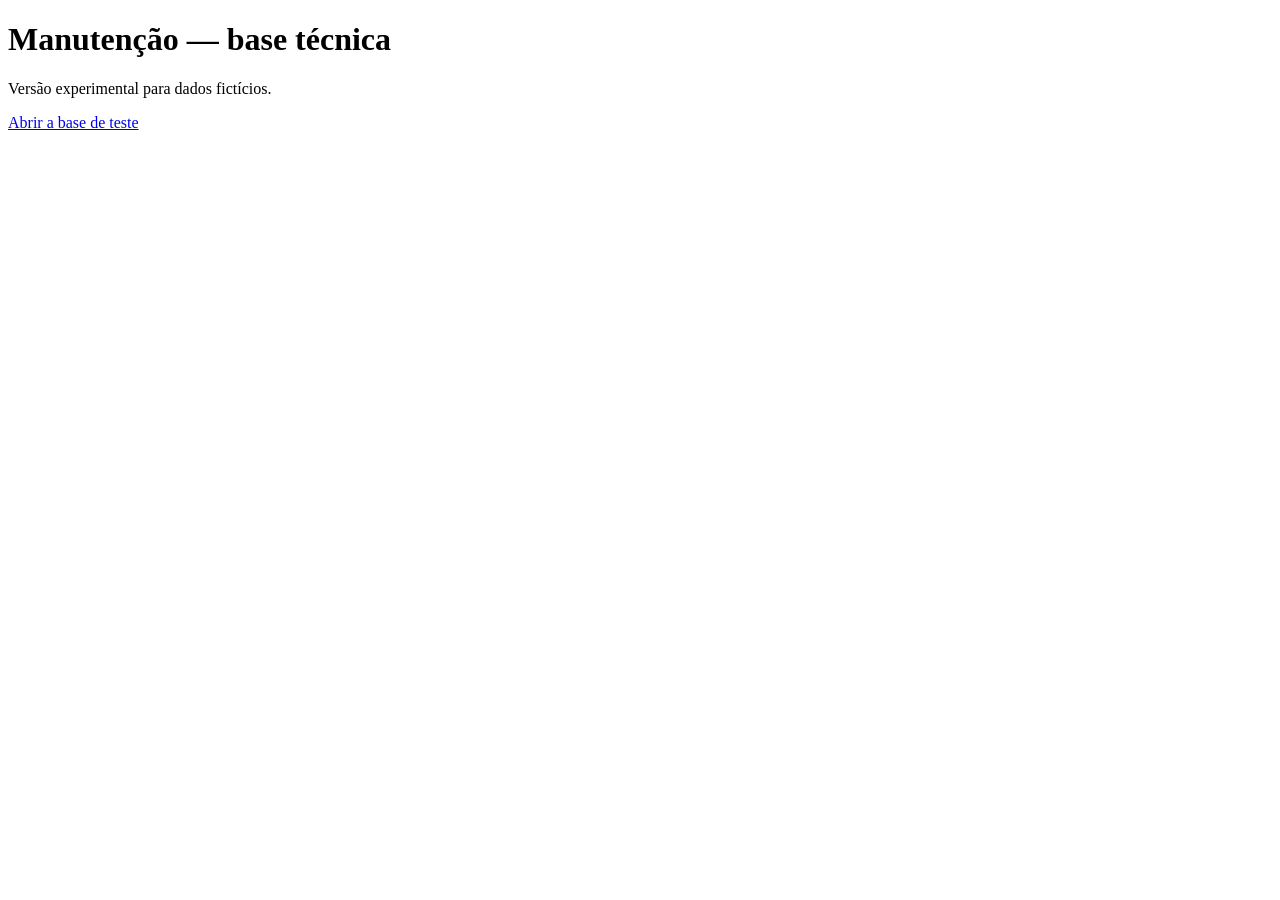
<file: index.html>
<!doctype html><html lang="pt-PT"><meta charset="utf-8"><meta name="viewport" content="width=device-width,initial-scale=1"><title>Manutenção — teste</title><body><h1>Manutenção — base técnica</h1><p>Versão experimental para dados fictícios.</p><a href="./proof/">Abrir a base de teste</a></body></html>
</file>
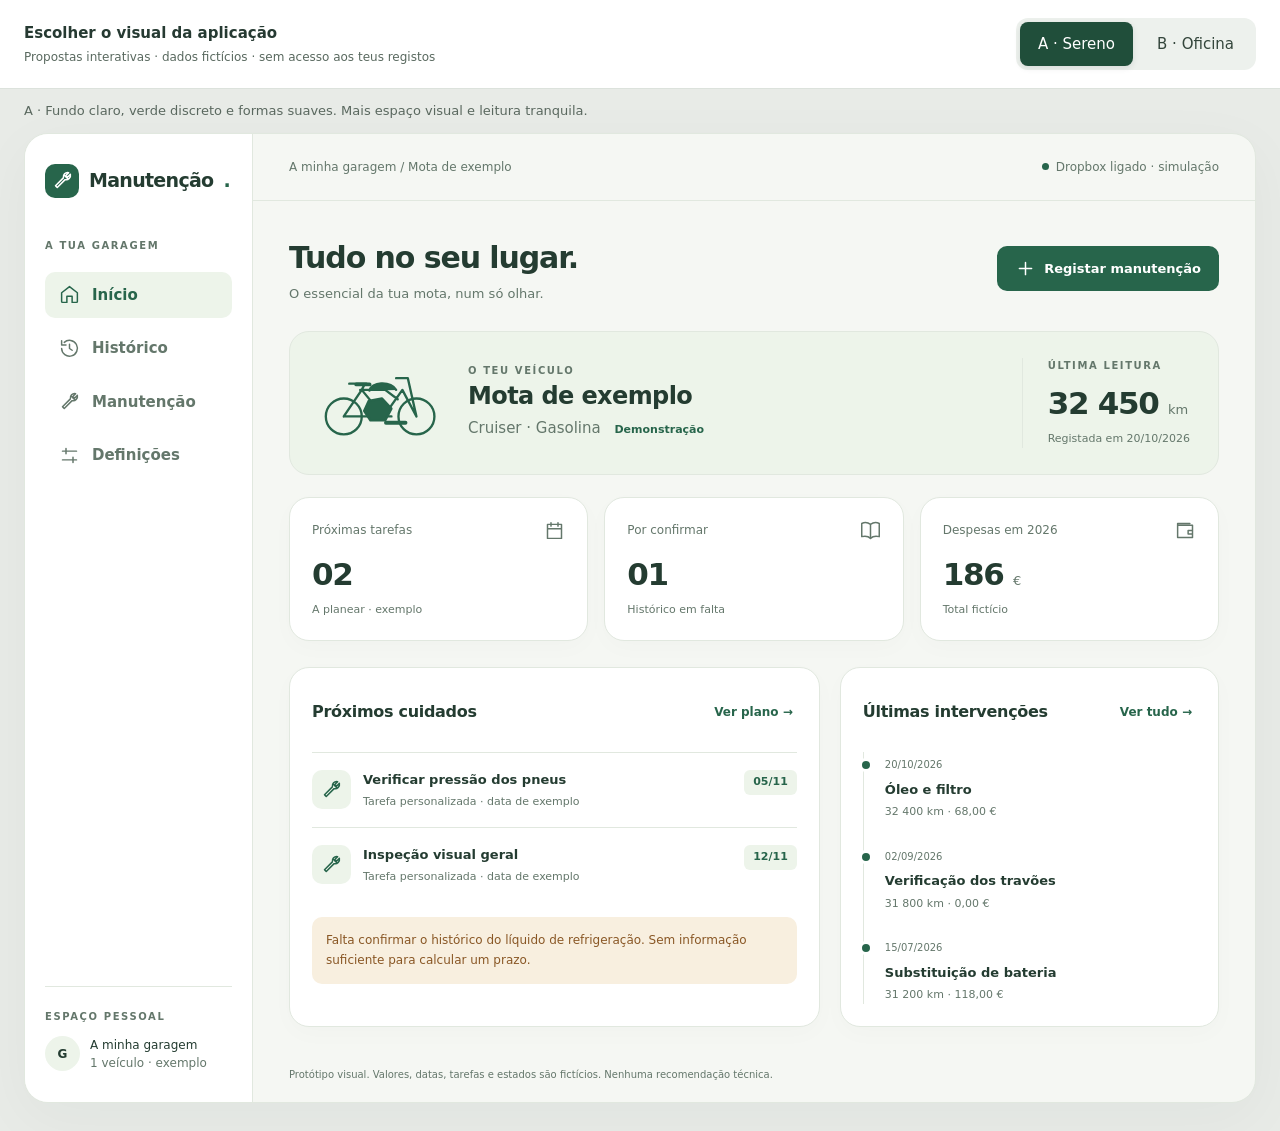
<file: design/index.html>
<!doctype html>
<html lang="pt-PT"><head><meta charset="utf-8"><meta name="viewport" content="width=device-width,initial-scale=1"><meta name="color-scheme" content="light"><title>Manutenção · Duas propostas</title>
<style>
*{box-sizing:border-box}body{margin:0;font:15px/1.5 system-ui,-apple-system,sans-serif;background:#e8ebe7;color:#263a32}button,input,textarea{font:inherit}button{cursor:pointer}button,a,input,textarea{touch-action:manipulation}button:focus-visible,a:focus-visible,input:focus-visible,textarea:focus-visible{outline:3px solid #c47f23;outline-offset:4px}button{min-height:44px}a{color:inherit}.review{padding:18px 24px;background:#fff;border-bottom:1px solid #dce2dc;display:flex;align-items:center;gap:20px;justify-content:space-between}.review h1{font-size:15px;margin:0}.review p{font-size:12px;color:#59695f;margin:3px 0 0}.switch{display:flex;gap:6px;padding:4px;background:#edf1ed;border-radius:12px}.switch button{border:0;padding:10px 18px;border-radius:8px;background:transparent;color:#34463c;white-space:nowrap}.switch button[aria-pressed=true]{background:#204e3a;color:white;box-shadow:0 2px 6px #162c261a}.explain{padding:12px 24px;color:#5a685f;font-size:13px;margin:0;max-width:1440px;margin-inline:auto}.app{--bg:#f5f7f3;--panel:#fff;--ink:#243c31;--muted:#64776b;--line:#e1e8df;--accent:#27654b;--accent-ink:#fff;--wash:#edf4ea;--radius:20px;--warn:#895725;--warn-bg:#f8efdf;--shadow:0 7px 25px #243c3105;background:var(--bg);color:var(--ink);max-width:1392px;margin:0 24px 28px;border:1px solid var(--line);border-radius:24px;display:grid;grid-template-columns:228px 1fr;min-height:780px;overflow:hidden;box-shadow:0 15px 60px #23392c0a}.app.dark{--bg:#111a22;--panel:#192630;--ink:#eff4f5;--muted:#a3b5bf;--line:#2b3b46;--accent:#f1b964;--accent-ink:#18232c;--wash:#20323d;--radius:9px;--warn:#f1c987;--warn-bg:#3b3126;--shadow:none}.sidebar{padding:30px 20px;border-right:1px solid var(--line);display:flex;flex-direction:column;gap:40px;background:var(--panel)}.brand{display:flex;align-items:center;gap:10px;font-size:19px;font-weight:750;letter-spacing:-.7px}.mark{background:var(--accent);color:var(--accent-ink);width:34px;height:34px;border-radius:10px;display:grid;place-items:center}.mark svg{width:20px;height:20px}.caption{font-size:10px;letter-spacing:1.6px;text-transform:uppercase;font-weight:750;color:var(--muted);margin:0 0 12px}nav{display:flex;flex-direction:column;gap:7px}nav button{background:transparent;border:0;color:var(--muted);display:flex;align-items:center;gap:12px;padding:12px 14px;border-radius:10px;text-align:left;font-weight:550}nav button.active{color:var(--accent);background:var(--wash)}svg.icon{width:21px;height:21px;fill:none;stroke:currentColor;stroke-width:1.7;stroke-linecap:round;stroke-linejoin:round;flex-shrink:0}.sidebar-bottom{margin-top:auto;border-top:1px solid var(--line);padding-top:22px}.account{display:flex;gap:10px;align-items:center;font-size:12px}.avatar{display:grid;place-items:center;width:35px;height:35px;background:var(--wash);border-radius:50%;font-weight:700}.muted{color:var(--muted)}.workspace{min-width:0}.topbar{display:flex;align-items:center;justify-content:space-between;padding:24px 36px;border-bottom:1px solid var(--line);gap:12px}.topbar span{font-size:12px;color:var(--muted)}.sync{display:flex;align-items:center;gap:7px}.dot{width:7px;height:7px;background:var(--accent);border-radius:50%}.content{padding:34px 36px 40px}.page-head{display:flex;align-items:center;justify-content:space-between;gap:18px;margin-bottom:28px}.page-head h2{font-size:30px;font-weight:650;letter-spacing:-1.1px;margin:0 0 4px}.page-head p{margin:0;color:var(--muted);font-size:13px}.primary{display:flex;align-items:center;justify-content:center;gap:8px;border:0;background:var(--accent);color:var(--accent-ink);padding:12px 18px;border-radius:10px;font-weight:650;font-size:13px;white-space:nowrap}.hero{border-radius:var(--radius);padding:26px 28px;background:var(--wash);border:1px solid var(--line);display:flex;align-items:center;gap:25px;margin-bottom:22px}.hero h3{font-size:24px;letter-spacing:-.6px;margin:0 0 3px}.hero p{margin:0}.vehicle-icon{width:125px;color:var(--accent);flex-shrink:0}.hero .vehicle-data{margin-left:auto;padding-left:25px;border-left:1px solid var(--line)}.number{font-size:31px;line-height:1.2;font-weight:650;letter-spacing:-1.3px}.number small{font-size:13px;font-weight:500;letter-spacing:0;color:var(--muted)}.dark .number{font-family:ui-monospace,monospace;font-size:29px;letter-spacing:-1px}.dark .page-head h2{font-weight:750}.badge{display:inline-flex;padding:4px 9px;background:var(--wash);color:var(--accent);border-radius:6px;font-size:11px;font-weight:650}.stats{display:grid;grid-template-columns:repeat(3,1fr);gap:16px;margin-bottom:26px}.card{background:var(--panel);border:1px solid var(--line);border-radius:var(--radius);box-shadow:var(--shadow);padding:22px}.stat-head{display:flex;justify-content:space-between;align-items:center;font-size:12px;color:var(--muted);margin-bottom:15px}.stat-foot{font-size:11px;color:var(--muted);margin-top:9px}.columns{display:grid;grid-template-columns:1.4fr 1fr;gap:20px}.section-head{display:flex;align-items:center;justify-content:space-between;gap:10px;margin-bottom:18px}.section-head h3{font-size:16px;letter-spacing:-.3px;margin:0}.link-button{background:transparent;border:0;color:var(--accent);font-weight:650;font-size:12px;padding:0 4px}.task{display:flex;gap:12px;align-items:flex-start;padding:17px 0;border-top:1px solid var(--line)}.task:first-of-type{border-top:0}.task-icon{padding:9px;border-radius:10px;background:var(--wash);color:var(--accent);display:flex}.task-body{flex:1;min-width:0}.task h4{font-size:13px;margin:0 0 4px;font-weight:650}.task p{font-size:11px;color:var(--muted);margin:0}.warn{background:var(--warn-bg);color:var(--warn)}.task .badge{white-space:nowrap}.note{padding:14px;border-radius:10px;background:var(--warn-bg);color:var(--warn);font-size:12px;line-height:1.6;margin-top:15px}.timeline{padding-left:17px;margin:0;border-left:1px solid var(--line);list-style:none}.timeline li{position:relative;padding:0 0 23px 4px}.timeline li:before{content:'';position:absolute;left:-22px;top:6px;width:8px;height:8px;background:var(--accent);border:3px solid var(--panel);box-sizing:content-box;border-radius:50%}.timeline li:last-child{padding-bottom:0}.timeline time{font-size:10px;color:var(--muted)}.timeline h4{font-size:13px;margin:5px 0}.timeline p{font-size:11px;margin:0;color:var(--muted)}.under{font-size:10px;color:var(--muted);margin-top:20px}.table-row{display:grid;grid-template-columns:90px 1fr 90px;gap:12px;padding:20px 0;border-top:1px solid var(--line);font-size:13px;align-items:center}.table-row small{display:block;color:var(--muted);margin-top:3px}.table-row strong:last-child{text-align:right}.settings-row{display:flex;align-items:center;justify-content:space-between;gap:15px;padding:20px 0;border-top:1px solid var(--line)}.settings-row p{font-size:12px;color:var(--muted);margin:5px 0 0}.secondary{border:1px solid var(--line);color:var(--ink);background:var(--wash);padding:10px 16px;border-radius:9px;font-size:12px;font-weight:600}.stack{display:grid;gap:20px}.small-title{margin:0 0 12px;font-size:16px}.mobile-brand{display:none}.app-footer{padding:0 36px 20px;font-size:10px;color:var(--muted)}dialog{border:1px solid #d9e1d9;border-radius:22px;padding:28px;max-width:480px;width:calc(100% - 32px);background:#fff;color:#243c31;box-shadow:0 20px 100px #0003}dialog::backdrop{background:#0c191b88}dialog h2{margin:0;font-size:23px}dialog p{font-size:13px;color:#5c7063}dialog label{display:block;font-size:12px;font-weight:600;margin:14px 0}dialog input,dialog textarea{width:100%;padding:11px;border:1px solid #bdccc1;border-radius:8px;margin-top:5px;background:#fff;color:#243c31}dialog .primary{background:#27654b;color:#fff}.dialog-head{display:flex;justify-content:space-between;align-items:center;gap:10px}.close{background:#edf4ea;border:0;border-radius:8px;width:44px;color:#243c31;font-size:22px}.toast{background:#edf4ea;color:#27654b;padding:12px;border-radius:8px;font-size:13px}#demo-message{min-height:24px} [hidden]{display:none!important}
@media(min-width:1440px){.app{margin-inline:auto}}@media(max-width:1050px){.app{grid-template-columns:185px 1fr}.sidebar{padding:25px 12px}.topbar{padding:20px 24px}.content{padding:28px 24px}.vehicle-icon{width:90px}.hero{gap:16px;padding:22px}.columns{grid-template-columns:1fr}.hero h3{font-size:20px}.hero .vehicle-data{padding-left:16px}.stats{gap:10px}.card{padding:18px}}
@media(max-width:720px){.review{padding:14px 16px;align-items:stretch;flex-direction:column;gap:12px}.switch button{flex:1;padding:10px 12px}.explain{padding:12px 16px;font-size:12px}.app{margin:0;border-radius:0;border-inline:0;display:block;min-height:calc(100vh - 170px);padding-bottom:80px}.sidebar{padding:0;border:0;background:transparent}.sidebar>.brand,.sidebar>.caption,.sidebar-bottom,.sidebar nav>.caption{display:none}.sidebar nav{position:fixed;bottom:0;left:0;right:0;z-index:5;flex-direction:row;justify-content:space-around;background:var(--panel);border-top:1px solid var(--line);padding:6px 6px calc(6px + env(safe-area-inset-bottom))}.sidebar nav button{display:flex;flex-direction:column;gap:3px;padding:8px 5px;font-size:10px;flex:1;border-radius:8px;min-width:0}.sidebar nav button svg{width:20px;height:20px}.topbar{padding:18px 20px}.topbar>span{display:none}.mobile-brand{display:flex;font-size:17px;font-weight:750;letter-spacing:-.6px}.topbar .sync{font-size:10px}.content{padding:23px 18px}.page-head{align-items:flex-start;flex-wrap:wrap;gap:16px;margin-bottom:22px}.page-head h2{font-size:27px}.page-head .primary{width:100%;min-height:46px}.hero{flex-wrap:wrap;gap:14px;padding:20px}.hero .vehicle-icon{width:72px}.hero h3{font-size:19px}.hero p{font-size:12px}.hero .vehicle-data{border-left:0;border-top:1px solid var(--line);width:100%;padding:15px 0 0;margin:0;display:flex;justify-content:space-between;align-items:center;gap:10px}.hero .vehicle-data .caption{margin:0}.hero .vehicle-data .number{font-size:27px}.hero .vehicle-data .stat-foot{display:none}.stats{gap:8px}.stats .card{padding:15px 11px;border-radius:12px}.stat-head{font-size:10px;gap:5px;margin-bottom:10px;align-items:flex-start}.stat-head svg{display:none}.stats .number{font-size:24px}.stats .number small{font-size:10px}.stat-foot{font-size:9px}.columns{gap:16px}.card{padding:19px}.task{gap:10px}.task .badge{font-size:9px;padding:4px 6px}.task-icon{padding:7px}.task h4{font-size:12px}.app-footer{padding:0 18px 12px}.table-row{grid-template-columns:65px 1fr 62px;gap:10px;font-size:12px}.settings-row{flex-wrap:wrap}.brand span{display:block}.dark .stats .number{font-size:22px}}
</style></head><body>
<header class="review"><div><h1>Escolher o visual da aplicação</h1><p>Propostas interativas · dados fictícios · sem acesso aos teus registos</p></div><div class="switch" aria-label="Proposta visual"><button id="a" aria-pressed="true">A · Sereno</button><button id="b" aria-pressed="false">B · Oficina</button></div></header>
<p class="explain" id="explain">A · Fundo claro, verde discreto e formas suaves. Mais espaço visual e leitura tranquila.</p>
<div class="app" id="app"><aside class="sidebar"><div class="brand"><span class="mark" id="brand-icon"></span>Manutenção<span style="color:var(--accent)">.</span></div><nav aria-label="Navegação da proposta"><p class="caption">A tua garagem</p><button data-page="inicio" class="active" aria-current="page">Início</button><button data-page="historico">Histórico</button><button data-page="manutencao">Manutenção</button><button data-page="definicoes">Definições</button></nav><div class="sidebar-bottom"><p class="caption">Espaço pessoal</p><div class="account"><span class="avatar">G</span><div>A minha garagem<br><span class="muted">1 veículo · exemplo</span></div></div></div></aside><div class="workspace"><div class="topbar"><div class="mobile-brand">Manutenção.</div><span>A minha garagem / Mota de exemplo</span><span class="sync"><i class="dot"></i>Dropbox ligado · simulação</span></div><main class="content" id="content"></main><footer class="app-footer">Protótipo visual. Valores, datas, tarefas e estados são fictícios. Nenhuma recomendação técnica.</footer></div></div>
<dialog id="record-dialog"><div class="dialog-head"><h2>Registar manutenção</h2><button class="close" aria-label="Fechar" data-close>×</button></div><p>Pré-visualização do formulário. O envio não guarda dados.</p><form id="demo-form"><label>Serviço<input name="service" placeholder="Ex.: Troca de óleo" required maxlength="100"></label><label>Data<input type="date" name="date" required></label><label>Quilometragem (km)<input type="number" min="0" step="1" required></label><label>Custo total (€)<input inputmode="decimal" placeholder="Opcional"></label><label>Observações<textarea rows="2" placeholder="Peças, oficina ou outros detalhes"></textarea></label><button class="primary" type="submit">Simular registo</button><p id="demo-message" role="status"></p></form></dialog>
<dialog id="info-dialog"><div class="dialog-head"><h2 id="info-title"></h2><button class="close" aria-label="Fechar" data-close>×</button></div><p id="info-body"></p></dialog>
<script>
const paths={inicio:'M3 10 12 3l9 7v10a1 1 0 0 1-1 1h-5v-7H9v7H4a1 1 0 0 1-1-1z',historico:'M3 12a9 9 0 1 0 3-7M3 3v5h5M12 7v5l3 2',manutencao:'m14 6 4 4M5 19l-1-1 9-9a5 5 0 0 1 6-6l-3 3 2 2 3-3a5 5 0 0 1-6 6l-9 9z',definicoes:'M4 7h16M4 17h16M8 4v6M16 14v6',plus:'M12 5v14M5 12h14',calendar:'M4 5h16v16H4zM8 3v4M16 3v4M4 10h16',wallet:'M3 6h17v14H3zM3 6V4h14M15 12h5v4h-5z',check:'m5 12 4 4L19 6',arrow:'M5 12h14m-5-5 5 5-5 5',book:'M12 5v16M12 5C8 2 4 3 2 4v15c4-1 7-1 10 2 3-3 6-3 10-2V4c-2-1-6-2-10 1'};
function icon(name){return `<svg class="icon" viewBox="0 0 24 24" aria-hidden="true"><path d="${paths[name]||paths.check}"/></svg>`}
const $=id=>document.getElementById(id);$('brand-icon').innerHTML=icon('manutencao');
for(const b of document.querySelectorAll('[data-page]'))b.innerHTML=icon(b.dataset.page)+`<span>${b.textContent}</span>`;
const bike='<svg class="vehicle-icon" viewBox="0 0 160 90" fill="none" stroke="currentColor" stroke-width="3" stroke-linecap="round" stroke-linejoin="round" aria-hidden="true"><circle cx="33" cy="62" r="23"/><circle cx="126" cy="62" r="23"/><path d="m33 62 23-34 28 34H33m51 0 24-34 18 34M54 28h32l16 12M100 13h15l11 49M40 20h22M59 22l-3 6M72 62h22"/><path d="M66 29c2-11 26-13 34-1" fill="currentColor"/><path d="m65 42 17-3 12 13-8 15H67l-8-12z" fill="currentColor"/><path d="M87 70h25M49 21h17" stroke-width="5"/></svg>';
const intro=(title,sub)=>`<div class="page-head"><div><h2>${title}</h2><p>${sub}</p></div><button class="primary" data-record>${icon('plus')}Registar manutenção</button></div>`;
function task(title,sub,tag,warning=false){return `<div class="task"><div class="task-icon ${warning?'warn':''}">${icon('manutencao')}</div><div class="task-body"><h4>${title}</h4><p>${sub}</p></div><span class="badge ${warning?'warn':''}">${tag}</span></div>`}
const screens={
inicio:()=>intro('Tudo no seu lugar.','O essencial da tua mota, num só olhar.')+`<div class="hero">${bike}<div><p class="caption">O teu veículo</p><h3>Mota de exemplo</h3><p class="muted">Cruiser · Gasolina <span class="badge">Demonstração</span></p></div><div class="vehicle-data"><div class="caption">Última leitura</div><div class="number">32 450 <small>km</small></div><div class="stat-foot">Registada em 20/10/2026</div></div></div><div class="stats"><div class="card"><div class="stat-head">Próximas tarefas ${icon('calendar')}</div><div class="number">02</div><div class="stat-foot">A planear · exemplo</div></div><div class="card"><div class="stat-head">Por confirmar ${icon('book')}</div><div class="number">01</div><div class="stat-foot">Histórico em falta</div></div><div class="card"><div class="stat-head">Despesas em 2026 ${icon('wallet')}</div><div class="number">186 <small>€</small></div><div class="stat-foot">Total fictício</div></div></div><div class="columns"><section class="card"><div class="section-head"><h3>Próximos cuidados</h3><button class="link-button" data-go="manutencao">Ver plano →</button></div>${task('Verificar pressão dos pneus','Tarefa personalizada · data de exemplo','05/11')}${task('Inspeção visual geral','Tarefa personalizada · data de exemplo','12/11')}<div class="note">Falta confirmar o histórico do líquido de refrigeração. Sem informação suficiente para calcular um prazo.</div></section><section class="card"><div class="section-head"><h3>Últimas intervenções</h3><button class="link-button" data-go="historico">Ver tudo →</button></div><ol class="timeline"><li><time>20/10/2026</time><h4>Óleo e filtro</h4><p>32 400 km · 68,00 €</p></li><li><time>02/09/2026</time><h4>Verificação dos travões</h4><p>31 800 km · 0,00 €</p></li><li><time>15/07/2026</time><h4>Substituição de bateria</h4><p>31 200 km · 118,00 €</p></li></ol></section></div>`,
historico:()=>intro('O histórico conta.','Cada intervenção, com os detalhes de que precisas.')+`<section class="card"><div class="section-head"><h3>2026</h3><span class="badge">186,00 € · exemplo</span></div><div class="table-row"><time>20/10/2026</time><div><strong>Óleo e filtro</strong><small>32 400 km · Oficina de exemplo</small></div><strong>68,00 €</strong></div><div class="table-row"><time>02/09/2026</time><div><strong>Verificação dos travões</strong><small>31 800 km · Feito por mim</small></div><strong>0,00 €</strong></div><div class="table-row"><time>15/07/2026</time><div><strong>Substituição de bateria</strong><small>31 200 km · Oficina de exemplo</small></div><strong>118,00 €</strong></div><p class="under">Os valores são fictícios e servem apenas para comparar a apresentação.</p></section>`,
manutencao:()=>intro('Cuidar antes de avariar.','Planeamento, informação em falta e fontes claras.')+`<div class="stack"><section class="card"><div class="section-head"><h3>Plano preventivo</h3><span class="badge">2 tarefas de exemplo</span></div>${task('Verificar pressão dos pneus','Personalização do utilizador · sem intervalo técnico atribuído','05/11')}${task('Inspeção visual geral','Personalização do utilizador · sem intervalo técnico atribuído','12/11')}<div class="note"><strong>Histórico insuficiente</strong><br>Líquido de refrigeração: última intervenção por confirmar.</div></section><section class="card"><div class="section-head"><h3>Pontos de atenção</h3>${icon('book')}</div><p class="muted" style="font-size:13px">Aqui reuniremos recomendações do manual e problemas reportados pela comunidade, com fontes e grau de evidência.</p><div class="task"><div class="task-icon">${icon('book')}</div><div class="task-body"><h4>Ainda sem problemas documentados</h4><p>Os relatos serão investigados antes de aparecerem como recomendações.</p></div></div><button class="link-button" data-info="sources">Como distinguimos as fontes →</button></section></div>`,
definicoes:()=>intro('À tua maneira.','Ligação, cópias de segurança e preferências.')+`<section class="card"><h3 class="small-title">Dados e recuperação</h3><div class="settings-row"><div><strong>Dropbox</strong><p>Ligado · estado ilustrativo</p></div><button class="secondary" data-info="sync">Sincronizar agora</button></div><div class="settings-row"><div><strong>Backup completo</strong><p>Uma cópia independente da sincronização.</p></div><button class="secondary" data-info="backup">Gerir backups</button></div><div class="settings-row"><div><strong>Veículos</strong><p>Mota de exemplo · 1 veículo</p></div><span class="badge">Demonstração</span></div></section><section class="card" style="margin-top:20px"><h3 class="small-title">Aspeto</h3><p class="muted" style="font-size:13px">Usa os botões A e B no topo para comparar os conceitos. O tema claro/escuro será uma preferência da aplicação definitiva.</p><a class="link-button" href="../proof/">Voltar à base funcional de teste →</a></section>`};
let current='inicio';function show(page){current=page;$('content').innerHTML=screens[page]();for(const b of document.querySelectorAll('[data-page]')){b.classList.toggle('active',b.dataset.page===page);if(b.dataset.page===page)b.setAttribute('aria-current','page');else b.removeAttribute('aria-current');} }
function theme(dark){$('app').classList.toggle('dark',dark);$('a').setAttribute('aria-pressed',String(!dark));$('b').setAttribute('aria-pressed',String(dark));$('explain').textContent=dark?'B · Tons escuros, apontamentos âmbar e linhas mais firmes. Números em destaque e caráter mais técnico.':'A · Fundo claro, verde discreto e formas suaves. Mais espaço visual e leitura tranquila.';}
$('a').onclick=()=>theme(false);$('b').onclick=()=>theme(true);
document.addEventListener('click',e=>{const p=e.target.closest('[data-page],[data-go]');if(p){show(p.dataset.page||p.dataset.go);window.scrollTo({top:0,behavior:'smooth'});}if(e.target.closest('[data-record]')){$('demo-message').textContent='';$('record-dialog').showModal();}const close=e.target.closest('[data-close]');if(close)close.closest('dialog').close();const info=e.target.closest('[data-info]');if(info){const messages={sources:['Fontes identificadas','Manual do fabricante, relatos recorrentes, opiniões individuais e dados por confirmar terão identificações distintas. Esta proposta não contém diagnósticos nem intervalos técnicos.'],sync:['Só uma demonstração visual','Esta página não está ligada ao Dropbox e não envia dados. A sincronização funcional continua disponível na base de teste.'],backup:['Recuperação sem surpresas','Na versão definitiva, esta área permitirá exportar, rever e restaurar backups. Aqui mostramos apenas a organização visual.']};[$('info-title').textContent,$('info-body').textContent]=messages[info.dataset.info];$('info-dialog').showModal();}});
$('demo-form').onsubmit=e=>{e.preventDefault();$('demo-message').textContent='Pré-visualização concluída. Nenhum registo foi guardado.';};show('inicio');
</script></body></html>
</file>
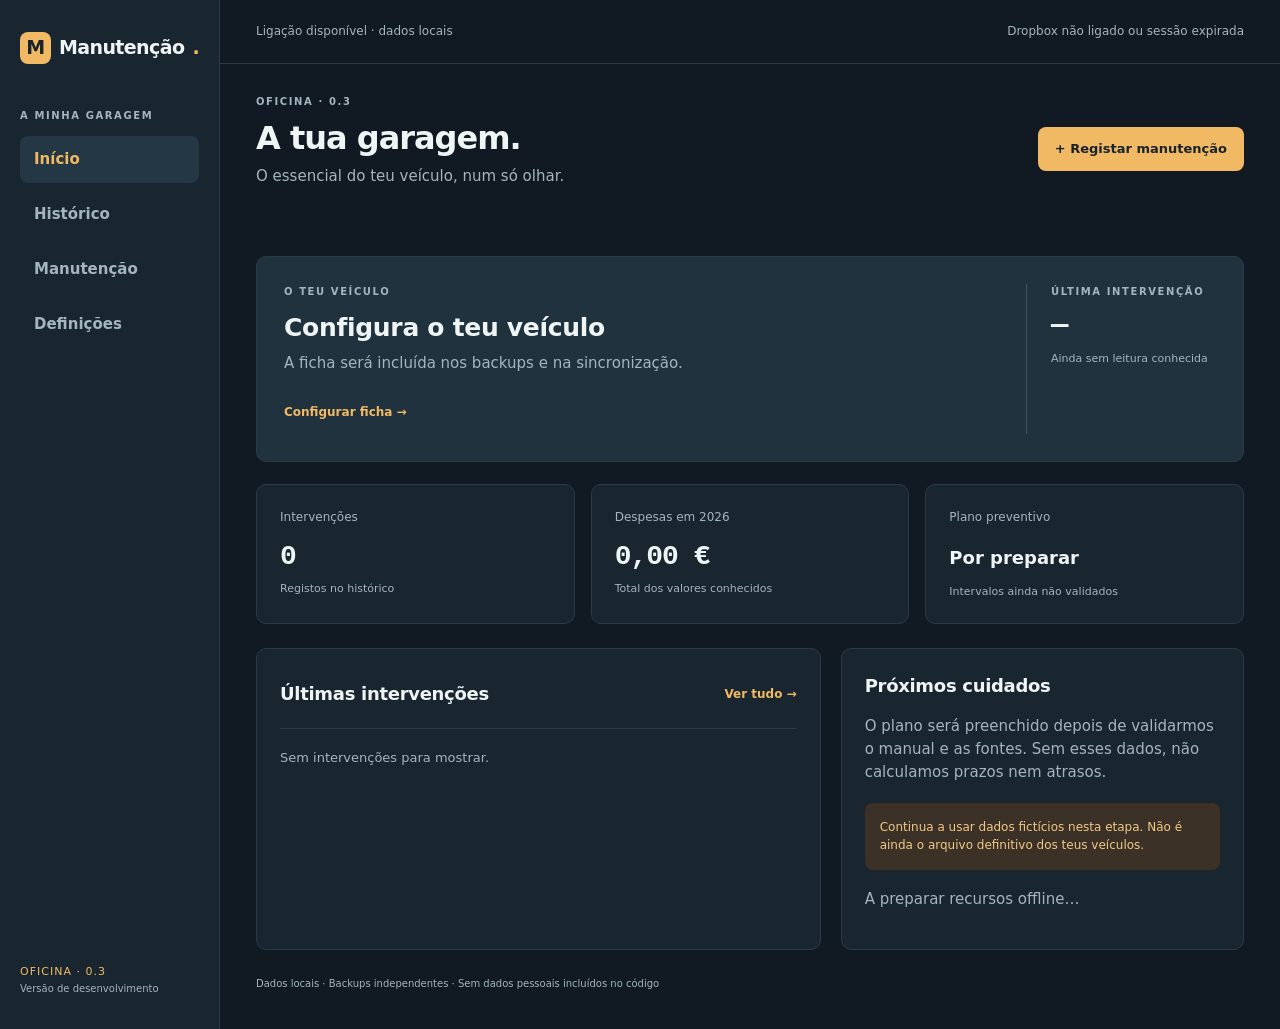
<file: proof/index.html>
<!doctype html><html lang="pt-PT"><head><meta charset="utf-8"><meta name="viewport" content="width=device-width,initial-scale=1"><meta name="theme-color" content="#111a22"><meta name="color-scheme" content="dark"><meta name="referrer" content="no-referrer"><link rel="manifest" href="./manifest.webmanifest"><link rel="stylesheet" href="./style.css"><title>Manutenção · A minha garagem</title></head><body>
<div class="shell"><aside><a class="brand" href="#inicio"><span class="brand-icon">M</span>Manutenção<span class="accent">.</span></a><p class="eyebrow desktop">A minha garagem</p><nav aria-label="Navegação principal"><button data-page="inicio" aria-current="page">Início</button><button data-page="historico">Histórico</button><button data-page="manutencao">Manutenção</button><button data-page="definicoes">Definições</button></nav><div class="aside-foot">OFICINA · 0.3<br><span>Versão de desenvolvimento</span></div></aside>
<div class="workspace"><header><span id="network">A verificar ligação…</span><span id="cloud-state">Dropbox: não ligado</span></header><main><div class="page-head"><div><p class="eyebrow">OFICINA · 0.3</p><h1 id="page-title">A tua garagem.</h1><p class="muted" id="page-subtitle">O essencial do teu veículo, num só olhar.</p></div><button class="primary" id="new-record">+ Registar manutenção</button></div><p id="message" role="status" aria-live="polite"></p>
<section data-view="inicio"><div class="hero"><div><p class="eyebrow">O teu veículo</p><h2 id="vehicle-name">Configura o teu veículo</h2><p id="vehicle-detail" class="muted">A ficha será incluída nos backups e na sincronização.</p><button id="edit-vehicle" class="text-button">Configurar ficha →</button></div><div class="reading"><p class="eyebrow">Última intervenção</p><strong id="last-km">—</strong><p id="last-date" class="muted">Ainda sem leitura conhecida</p></div></div>
<div class="stats"><article class="card"><p class="muted">Intervenções</p><strong id="total-count">0</strong><small>Registos no histórico</small></article><article class="card"><p class="muted" id="year-label">Despesas do ano</p><strong id="year-total">0,00 €</strong><small id="unknown-count">Valores conhecidos</small></article><article class="card"><p class="muted">Plano preventivo</p><strong class="words">Por preparar</strong><small>Intervalos ainda não validados</small></article></div>
<div class="columns"><article class="card"><div class="section-head"><h2>Últimas intervenções</h2><button class="text-button" data-go="historico">Ver tudo →</button></div><ul id="recent-records" class="record-list"></ul></article><article class="card"><h2>Próximos cuidados</h2><p class="muted">O plano será preenchido depois de validarmos o manual e as fontes. Sem esses dados, não calculamos prazos nem atrasos.</p><div class="notice">Continua a usar dados fictícios nesta etapa. Não é ainda o arquivo definitivo dos teus veículos.</div><p id="offline" class="muted">A preparar recursos offline…</p></article></div></section>
<section data-view="historico" hidden><article class="card"><div class="section-head"><h2>Histórico de manutenção</h2><button id="refresh" class="secondary">Atualizar</button></div><label class="search">Pesquisar serviço ou observações<input id="search" type="search" placeholder="Ex.: óleo, inspeção…"></label><p id="count" class="muted"></p><ul id="records" class="record-list"></ul></article></section>
<section data-view="manutencao" hidden><article class="card"><h2>Plano preventivo</h2><p class="muted">Ainda sem intervalos técnicos validados. Esta área está reservada à próxima fase de desenvolvimento.</p><div class="notice">Inspeções e substituições terão prazos separados. Histórico desconhecido não será apresentado como manutenção em dia.</div></article><article class="card space"><h2>Problemas conhecidos e pontos de atenção</h2><p class="muted">Aqui serão reunidos sintomas, fontes, relatos independentes e grau de evidência. Ainda não foram adicionadas recomendações.</p><div class="chips"><span>Manual do fabricante</span><span>Relatos recorrentes</span><span>Por confirmar</span></div></article></section>
<section data-view="definicoes" hidden><article class="card"><h2>Dropbox</h2><p class="muted">Usa a mesma conta no PC e no telemóvel. A sincronização continua manual nesta versão.</p><div class="actions"><button id="connect" class="primary">Ligar ao Dropbox</button><button id="sync" class="secondary" disabled>Sincronizar agora</button><button id="disconnect" class="text-button" disabled>Desligar neste separador</button></div><p id="sync-status" role="status">Só envia dados quando carregas em “Sincronizar agora”.</p><p class="small muted">A sessão é temporária. Desligar aqui não apaga ficheiros nem revoga a autorização na conta Dropbox. Se mudares de conta, sincronizar enviará os dados locais para essa conta.</p></article>
<article class="card space"><h2>Backups e recuperação</h2><p class="muted">O backup JSON inclui a ficha, as suas revisões e todas as intervenções desta versão. Fotografias e documentos ainda não são suportados.</p><div class="actions"><button id="export" class="primary">Exportar backup</button><button id="previous-backup" class="secondary">Exportar cópia anterior à atualização</button></div><label class="file">Importar backup JSON<input id="import" type="file" accept=".json,application/json"></label><div id="preview" hidden><p id="summary"></p><p class="muted">A importação não apaga registos. Duplicados idênticos são ignorados; divergências bloqueiam a importação.</p><button id="confirm" class="primary">Confirmar importação</button><button id="cancel" class="secondary">Cancelar</button></div><p class="small muted">Aceita backups da versão anterior. Guarda cópias fora do navegador e verifica se o ficheiro foi descarregado.</p></article></section>
<footer>Dados locais · Backups independentes · Sem dados pessoais incluídos no código</footer></main></div></div>
<dialog id="record-dialog"><div class="section-head"><h2>Registar manutenção</h2><button class="close" data-close aria-label="Fechar">×</button></div><p class="muted">Regista uma intervenção e o seu custo total. Os detalhes de peças e mão de obra serão acrescentados numa etapa posterior.</p><form id="record-form"><label>Serviço<input name="service" required maxlength="300" placeholder="Ex.: Inspeção de teste"></label><div class="row"><label>Data<input name="date" type="date" required></label><label>Quilometragem (km)<input name="km" type="number" required min="0" max="10000000" step="1"></label></div><label>Custo total (€) · opcional<input name="cost" inputmode="decimal" placeholder="Deixar vazio se desconhecido"></label><label>Observações<textarea name="notes" maxlength="2000" rows="3"></textarea></label><p class="form-error" id="record-error" role="alert"></p><button class="primary" type="submit">Guardar intervenção</button></form></dialog>
<dialog id="vehicle-dialog"><div class="section-head"><h2>Ficha do veículo</h2><button class="close" data-close aria-label="Fechar">×</button></div><p class="muted">Nesta versão, o histórico pertence a um único veículo. Configura a ficha num dispositivo e sincroniza antes de a alterar no outro.</p><form id="vehicle-form"><label>Nome do veículo<input name="name" required maxlength="100" placeholder="Marca e modelo"></label><div class="row"><label>Tipo<select name="kind"><option value="mota">Mota</option><option value="automóvel">Automóvel</option><option value="outro">Outro</option></select></label><label>Ano · opcional<input name="year" type="number" min="1886" max="2100" step="1"></label></div><p id="vehicle-error" class="form-error" role="alert"></p><button class="primary" type="submit">Guardar ficha</button></form></dialog>
<script type="module" src="./app.mjs"></script></body></html>
</file>
<file: proof/style.css>
*{box-sizing:border-box}body{margin:0;background:#111a22;color:#eff4f5;font:15px/1.55 system-ui,sans-serif}button,input,textarea,select{font:inherit}button{cursor:pointer;min-height:44px}button:disabled{opacity:.5;cursor:default}a{color:inherit}button:focus-visible,a:focus-visible,input:focus-visible,textarea:focus-visible,select:focus-visible{outline:3px solid #f1b964;outline-offset:3px}.shell{display:grid;grid-template-columns:220px 1fr;min-height:100vh}aside{background:#192630;border-right:1px solid #2b3b46;padding:32px 20px;display:flex;flex-direction:column;gap:34px}.brand{display:flex;align-items:center;gap:8px;font-size:19px;font-weight:750;text-decoration:none;letter-spacing:-.6px}.brand-icon{background:#f1b964;color:#18232c;width:32px;height:32px;display:grid;place-items:center;border-radius:8px}.accent{color:#f1b964}.eyebrow{font-size:10px;letter-spacing:1.6px;text-transform:uppercase;color:#a3b5bf;font-weight:700;margin:0 0 10px}.desktop{margin:10px 0 -22px}nav{display:grid;gap:8px}nav button{border:0;border-radius:8px;padding:12px 14px;text-align:left;background:transparent;color:#a3b5bf;font-weight:600}nav button[aria-current=page]{background:#243744;color:#f1b964}.aside-foot{margin-top:auto;font-size:11px;letter-spacing:1px;color:#f1b964}.aside-foot span{color:#a3b5bf;font-size:10px;letter-spacing:0}.workspace{min-width:0}header{padding:22px 36px;border-bottom:1px solid #2b3b46;display:flex;justify-content:space-between;gap:12px;color:#a3b5bf;font-size:12px}main{padding:30px 36px;max-width:1300px;margin:auto}.page-head{display:flex;align-items:center;justify-content:space-between;gap:20px}.page-head h1{font-size:32px;letter-spacing:-1px;line-height:1.2;margin:0 0 8px}.page-head p{margin-top:0}.primary,.secondary{border:0;border-radius:8px;padding:11px 17px;font-size:13px;font-weight:650}.primary{background:#f1b964;color:#18232c}.secondary{background:#263b49;color:#eff4f5;border:1px solid #3b5262}.text-button{background:transparent;border:0;color:#f1b964;font-size:12px;font-weight:650;padding:8px 0}.muted{color:#a3b5bf}.small{font-size:12px}h2{font-size:18px;margin:0 0 14px;letter-spacing:-.3px}.hero{background:#20323d;border:1px solid #2b3b46;border-radius:10px;display:flex;justify-content:space-between;gap:25px;padding:27px;margin-bottom:22px}.hero h2{font-size:25px;overflow-wrap:anywhere;margin-bottom:4px}.hero p{margin-top:0}.reading{border-left:1px solid #40535e;padding-left:24px;min-width:190px}.reading strong{font:600 29px ui-monospace,monospace;letter-spacing:-1px}.reading .muted{font-size:11px;margin:8px 0 0}.stats{display:grid;grid-template-columns:repeat(3,minmax(0,1fr));gap:16px;margin-bottom:24px}.card{background:#192630;border:1px solid #2b3b46;border-radius:10px;padding:23px}.stats p{font-size:12px;margin:0 0 14px}.stats strong{display:block;font:600 28px ui-monospace,monospace;letter-spacing:-1px;overflow-wrap:anywhere}.stats strong.words{font:600 18px system-ui;letter-spacing:0;line-height:34px}.stats small{display:block;font-size:11px;color:#a3b5bf;margin-top:8px}.columns{display:grid;grid-template-columns:1.4fr 1fr;gap:20px}.section-head{display:flex;align-items:center;justify-content:space-between;gap:16px;margin-bottom:12px}.section-head h2{margin:0}.notice{background:#3b3126;color:#f1c987;padding:15px;border-radius:8px;font-size:12px;margin:18px 0}.record-list{list-style:none;padding:0;margin:0}.record-list li{padding:19px 0;border-top:1px solid #2b3b46;overflow-wrap:anywhere}.record-list strong{display:block;font-size:14px}.record-list p{font-size:12px;color:#a3b5bf;margin:6px 0;white-space:pre-wrap}.record-list .empty{color:#a3b5bf;font-size:13px}.space{margin-top:20px}.actions{display:flex;flex-wrap:wrap;gap:12px}.chips{display:flex;gap:8px;flex-wrap:wrap;font-size:11px;color:#f1b964}.chips span{padding:7px 10px;background:#263b49;border-radius:6px}label{display:block;font-size:12px;font-weight:600;margin:16px 0}input,textarea,select{display:block;width:100%;background:#111a22;color:#eff4f5;border:1px solid #49606e;border-radius:7px;padding:11px;margin-top:6px;min-height:44px}input::placeholder,textarea::placeholder{color:#91a4b0}.row{display:grid;grid-template-columns:1fr 1fr;gap:14px}.search{max-width:480px}.file{margin-top:24px}footer{font-size:10px;color:#a3b5bf;padding:26px 0 8px}#message{min-height:24px;font-size:13px;color:#f1c987;margin:8px 0 20px}#message.error,.form-error{color:#ffaaaa}.form-error{font-size:13px}dialog{color:#eff4f5;background:#192630;border:1px solid #49606e;border-radius:14px;padding:25px;max-width:540px;width:calc(100% - 30px);max-height:90dvh;overflow:auto}dialog::backdrop{background:#070e14b3}dialog p{font-size:12px}.close{background:#263b49;color:#eff4f5;border:0;border-radius:8px;width:44px;font-size:23px}dialog .primary{width:100%}[hidden]{display:none!important}@media(max-width:1000px){.shell{grid-template-columns:180px 1fr}aside{padding:25px 14px}main{padding:25px}.columns{grid-template-columns:1fr}.hero{padding:20px}.stats{gap:10px}.card{padding:18px}}@media(max-width:700px){.shell{display:block}aside{padding:0;border:0;gap:0}aside>.brand,aside>.desktop,.aside-foot{display:none}nav{position:fixed;bottom:0;left:0;right:0;z-index:10;display:flex;justify-content:space-around;background:#192630;border-top:1px solid #40535e;padding:8px 4px calc(8px + env(safe-area-inset-bottom))}nav button{text-align:center;padding:10px 5px;font-size:11px;flex:1}header{padding:16px;font-size:10px}main{padding:24px 16px 100px}.page-head{flex-direction:column;align-items:stretch;gap:6px}.page-head h1{font-size:29px}.page-head .muted{font-size:12px}.hero{flex-direction:column;gap:16px}.reading{border-left:0;border-top:1px solid #40535e;padding:15px 0 0;min-width:0}.reading strong{font-size:27px}.stats{gap:8px}.stats .card{padding:14px 10px}.stats p{font-size:10px}.stats strong{font-size:20px}.stats strong.words{font-size:13px;line-height:25px}.stats small{font-size:9px}.row{grid-template-columns:1fr;gap:0}.card{padding:19px}.actions{gap:10px}.actions .primary,.actions .secondary{flex:1}#previous-backup{flex-basis:100%}dialog{padding:20px}.hero h2{font-size:23px}}
</file>
